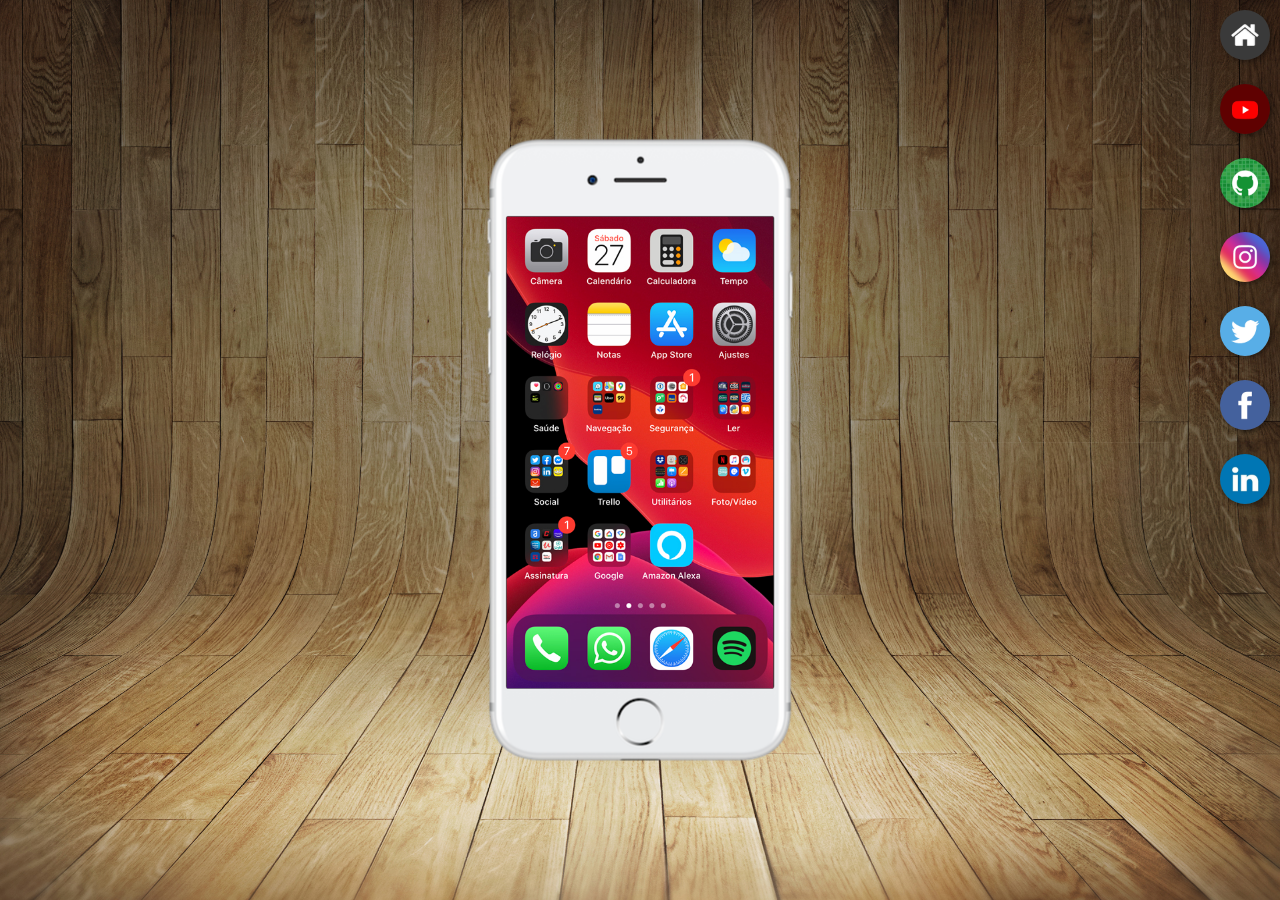
<file: index.html>
<!DOCTYPE html>
<html lang="pt-br">
<head>
    <meta charset="UTF-8">
    <meta http-equiv="X-UA-Compatible" content="IE=edge">
    <meta name="viewport" content="width=device-width, initial-scale=1.0">
    <link rel="shortcut icon" href="favicon.ico" type="image/x-icon">
    <link rel="stylesheet" href="estilos/style.css">
    <title>Projeto Redes Sociais</title>
</head>
<body>
    <main>
        <section id="telefone">
            <iframe src="home.html" name="tela" id="tela" frameborder="0">
                Seu navegador não é compatível com isso.
            </iframe>
        </section>
        <section id="redes-sociais">
            <a href="home.html" target="tela"><img src="imagens/logo-home.jpg" alt="Home"></a><br>
            <a href="youtube.html" target="tela"><img src="imagens/logo-youtube.jpg" alt="YouTube"></a><br>
            <a href="github.html" target="tela"><img src="imagens/logo-github.jpg" alt="GitHub"></a><br>
            <a href="instagram.html" target="tela"><img src="imagens/logo-instagram.jpg" alt="Instagram"></a><br>
            <a href="twitter.html" target="tela"><img src="imagens/logo-twitter.jpg" alt="Twitter"></a><br>
            <a href="facebook.html" target="tela"><img src="imagens/logo-facebook.jpg" alt="Facebook"></a><br>
            <a href="linkedin.html" target="tela"><img src="imagens/logo-linkedin.jpg" alt="Linkedin"></a>
        </section>
    </main>
</body>
</html>
</file>
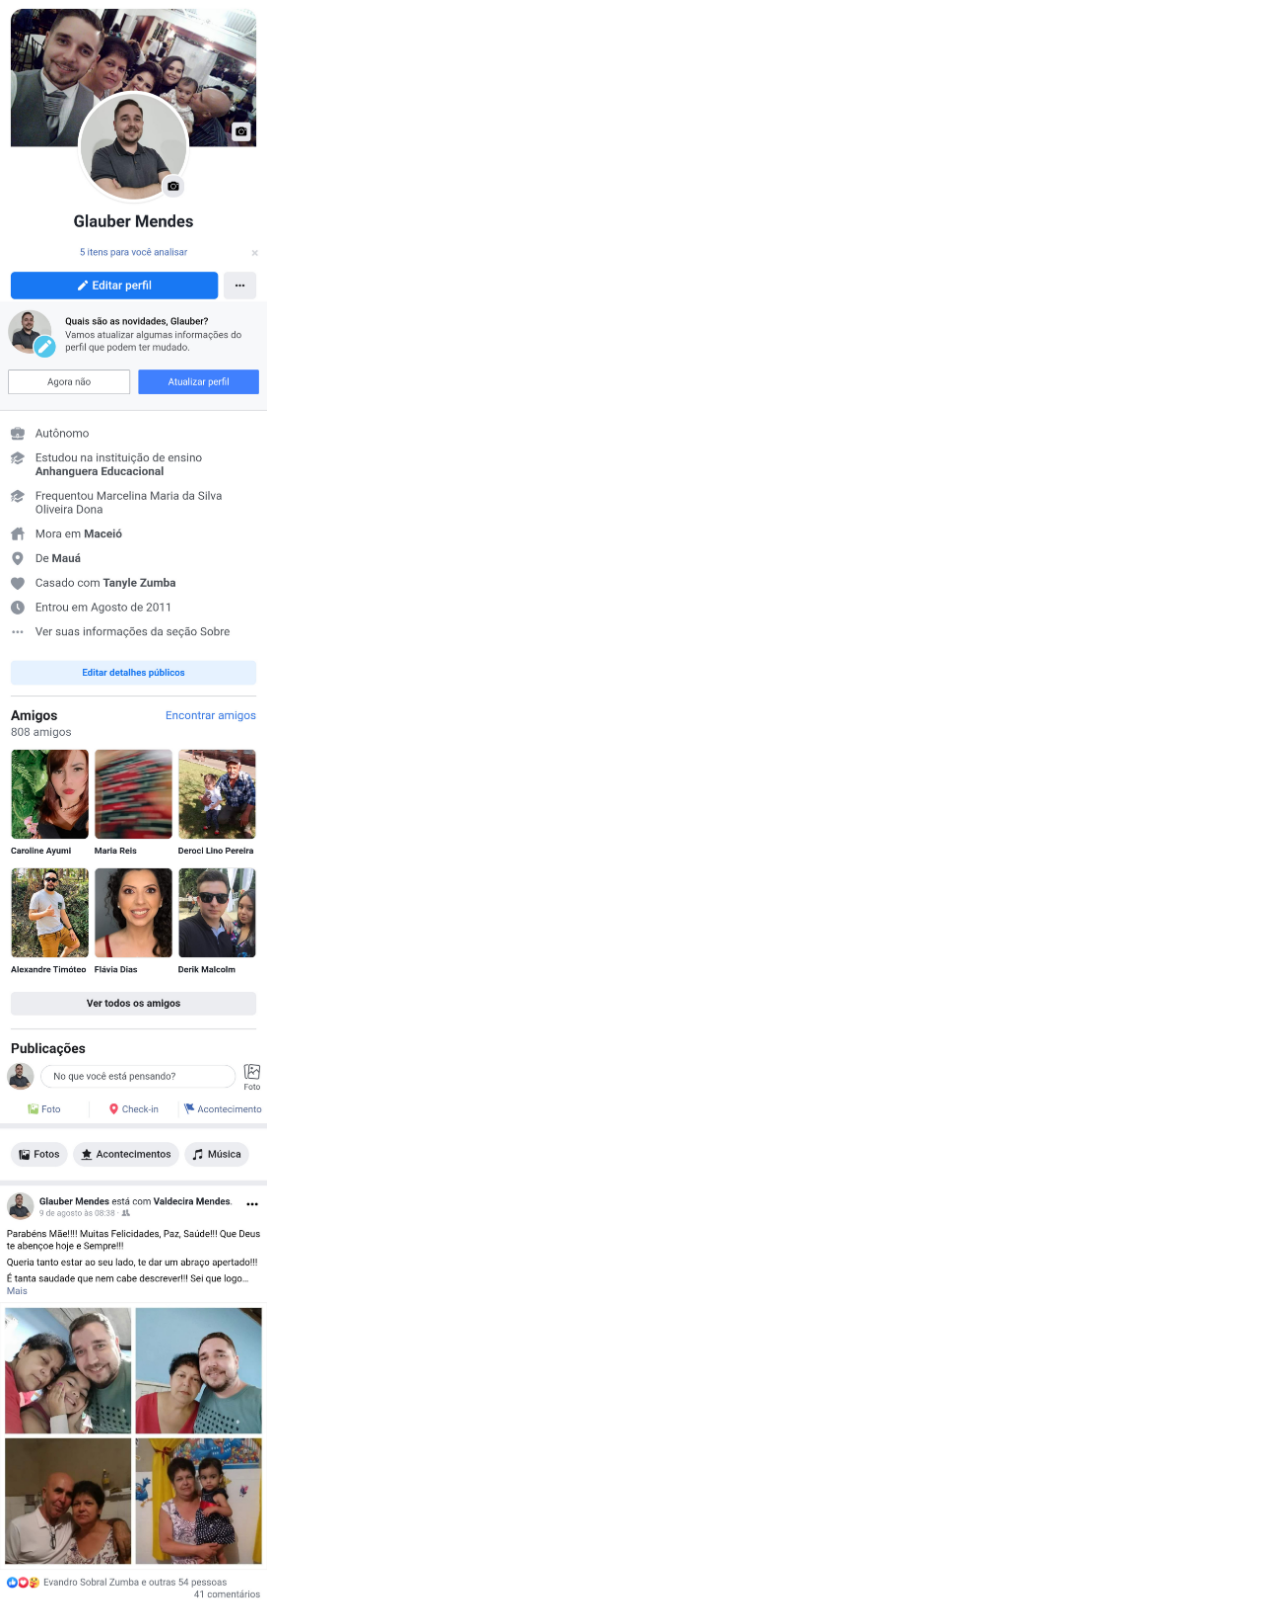
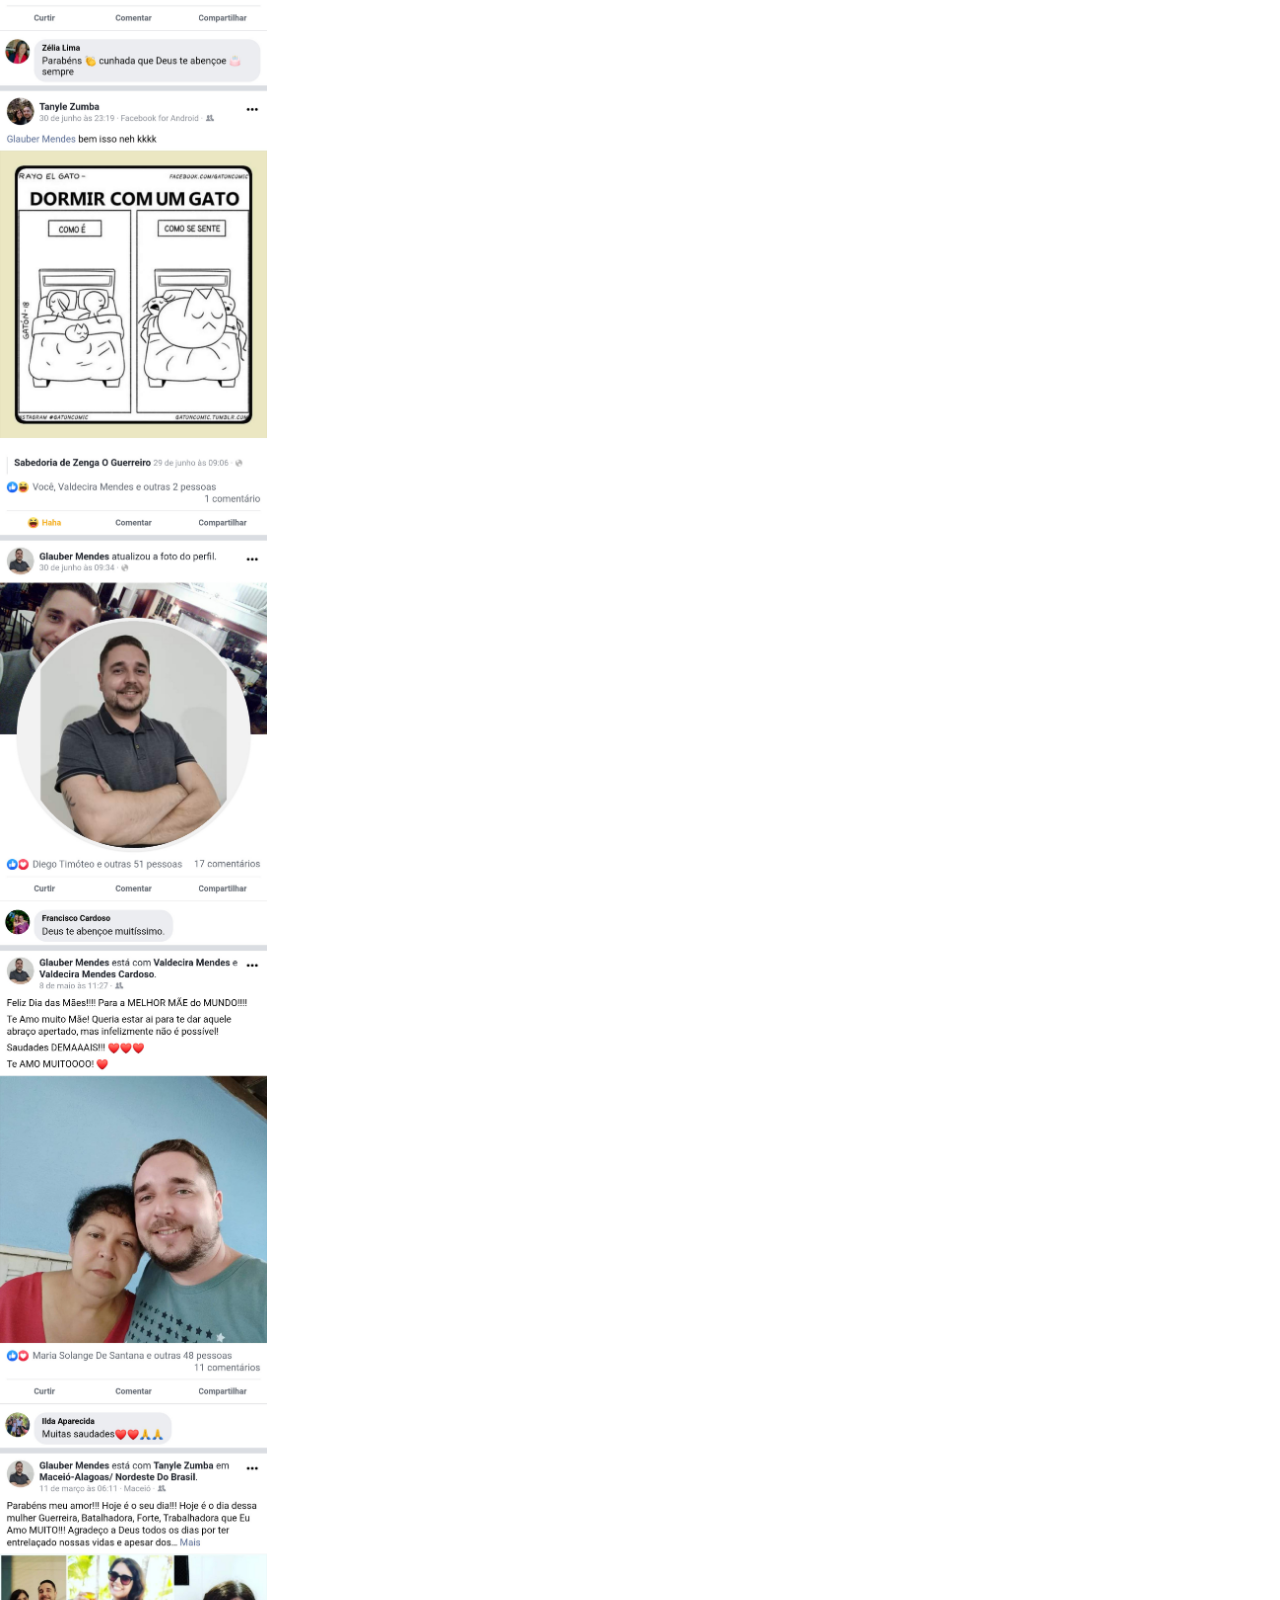
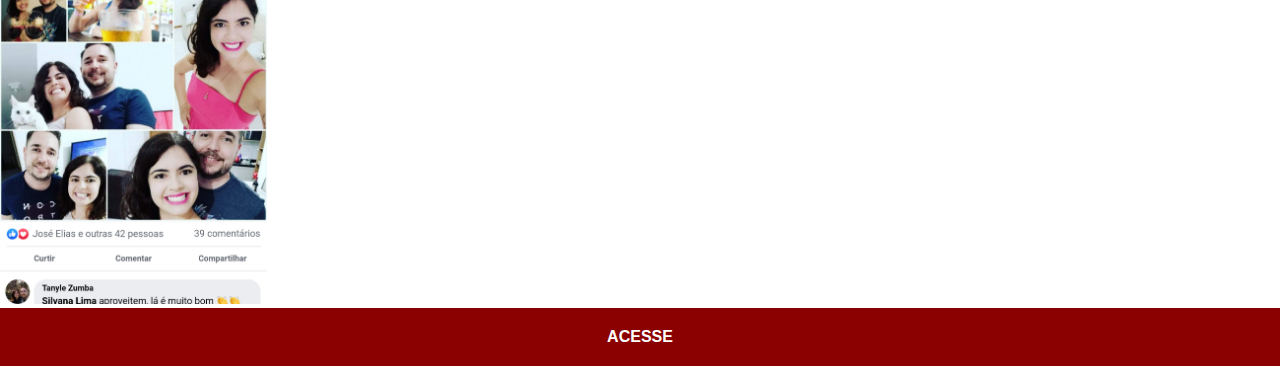
<file: facebook.html>
<!DOCTYPE html>
<html lang="pt-br">
<head>
    <meta charset="UTF-8">
    <meta http-equiv="X-UA-Compatible" content="IE=edge">
    <meta name="viewport" content="width=device-width, initial-scale=1.0">
    <link rel="stylesheet" href="estilos/social.css">
    <title>Facebook</title>
</head>
<body>
    <img src="imagens/tela-facebook-glauber.jpg" alt="Facebook">
    <a href="https://www.facebook.com/glauber.mendes.796/" target="_blank">ACESSE</a>
</body>
</html>
</file>
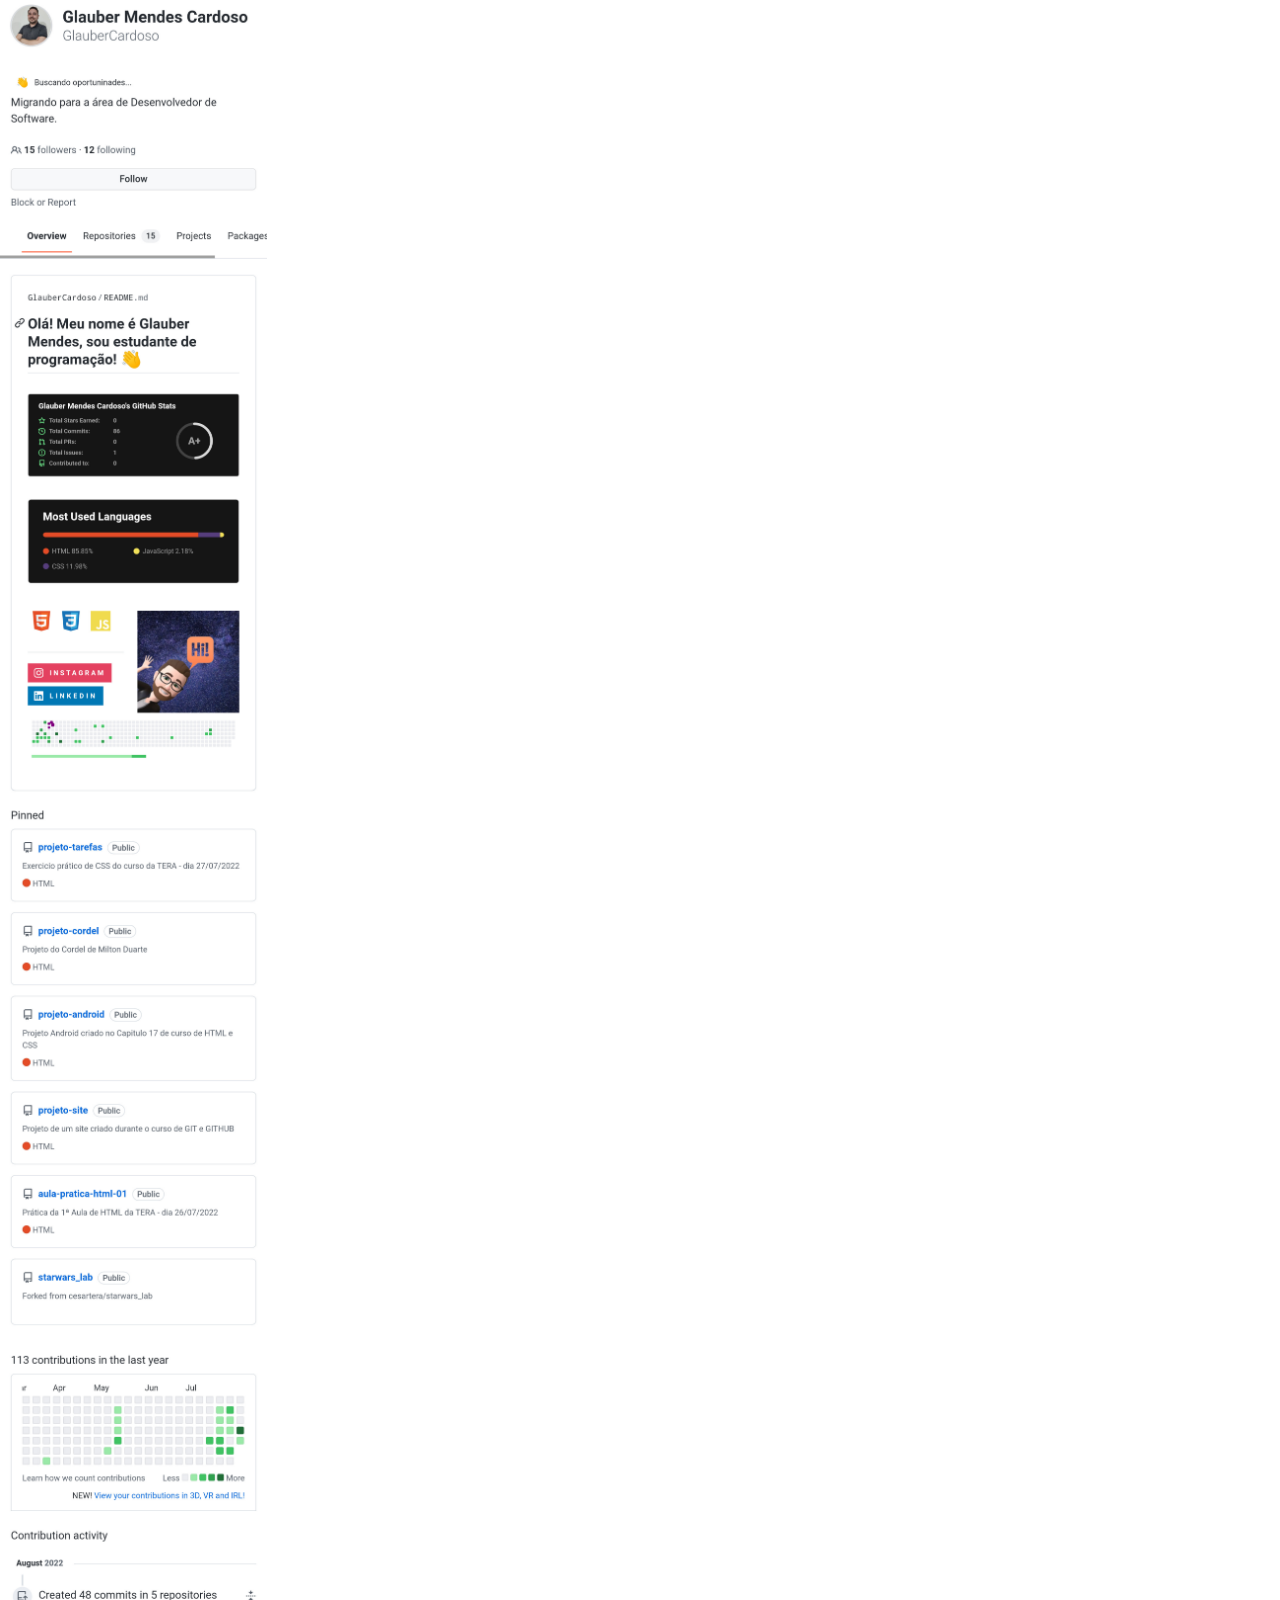
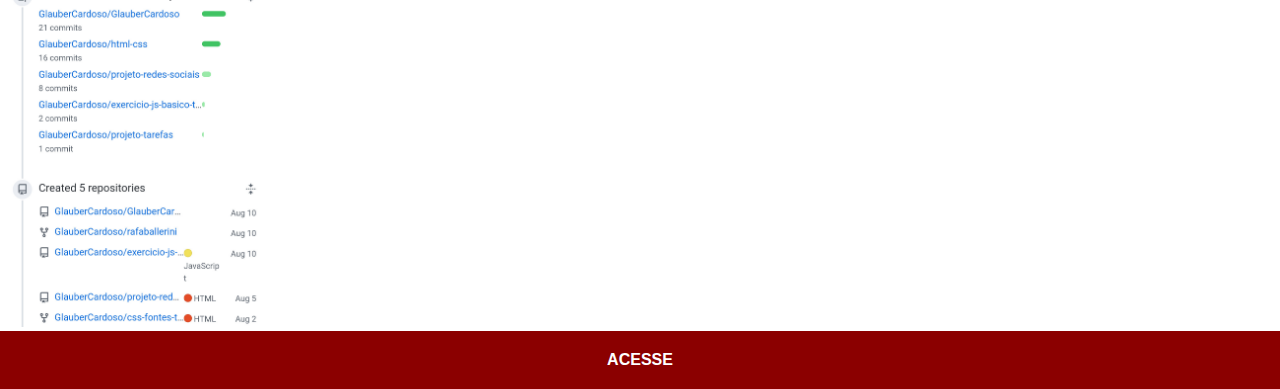
<file: github.html>
<!DOCTYPE html>
<html lang="pt-br">
<head>
    <meta charset="UTF-8">
    <meta http-equiv="X-UA-Compatible" content="IE=edge">
    <meta name="viewport" content="width=device-width, initial-scale=1.0">
    <link rel="stylesheet" href="estilos/social.css">
    <title>GitHub</title>
</head>
<body>
    <img src="imagens/tela-github-glauber.jpg" alt="GitHub">
    <a href="https://github.com/GlauberCardoso" target="_blank">ACESSE</a>
</body>
</html>
</file>
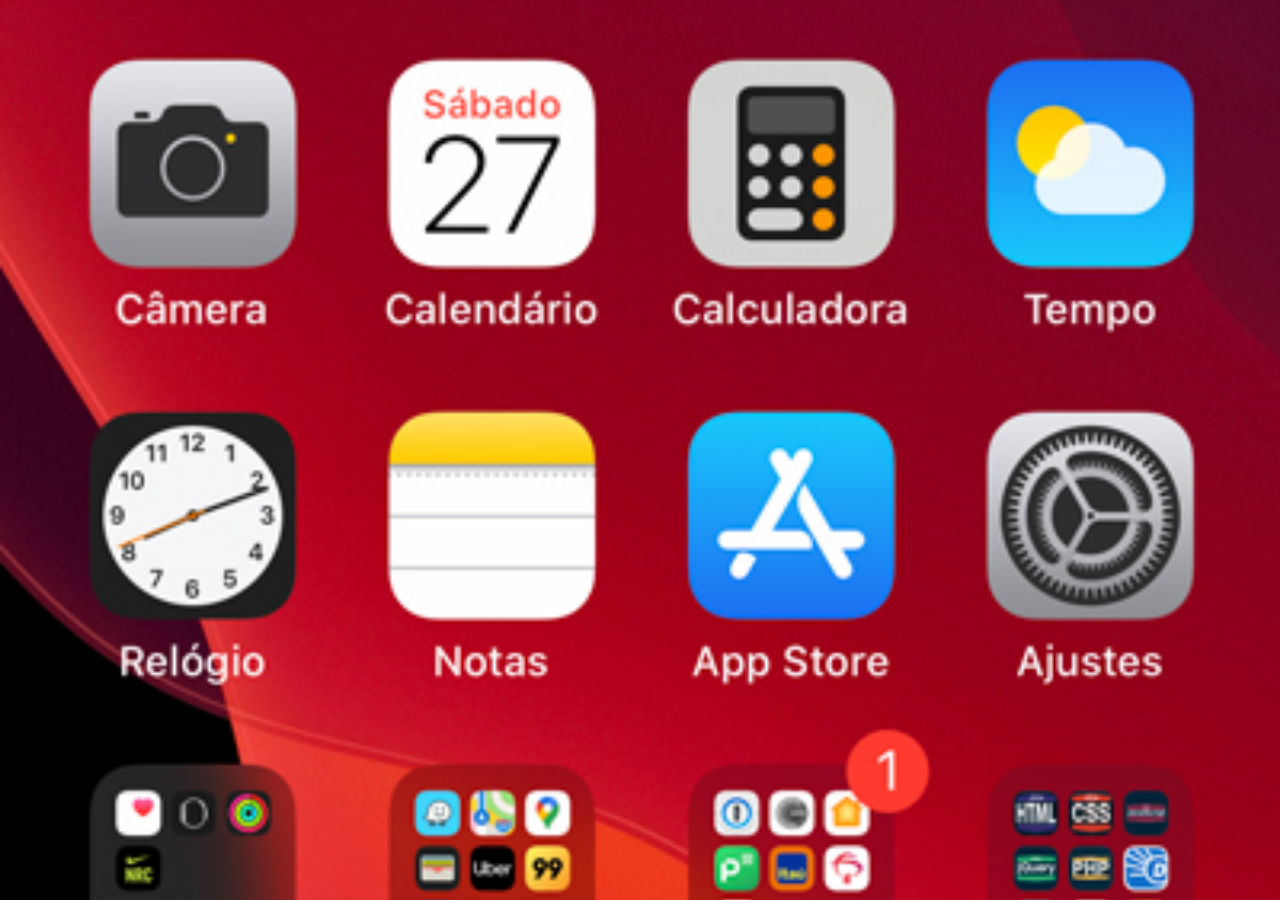
<file: home.html>
<!DOCTYPE html>
<html lang="pt-br">
<head>
    <meta charset="UTF-8">
    <meta http-equiv="X-UA-Compatible" content="IE=edge">
    <meta name="viewport" content="width=device-width, initial-scale=1.0">
    <title>Home</title>
</head>
<style>
    *{
        margin: 0px;
        padding: 0px;
    }

    body {
        width: 100vw;
        height: 100vh;
        background: black url('imagens/tela-home.jpg') no-repeat top center;
        background-size: cover;
    }
</style>
<body>
    
</body>
</html>
</file>
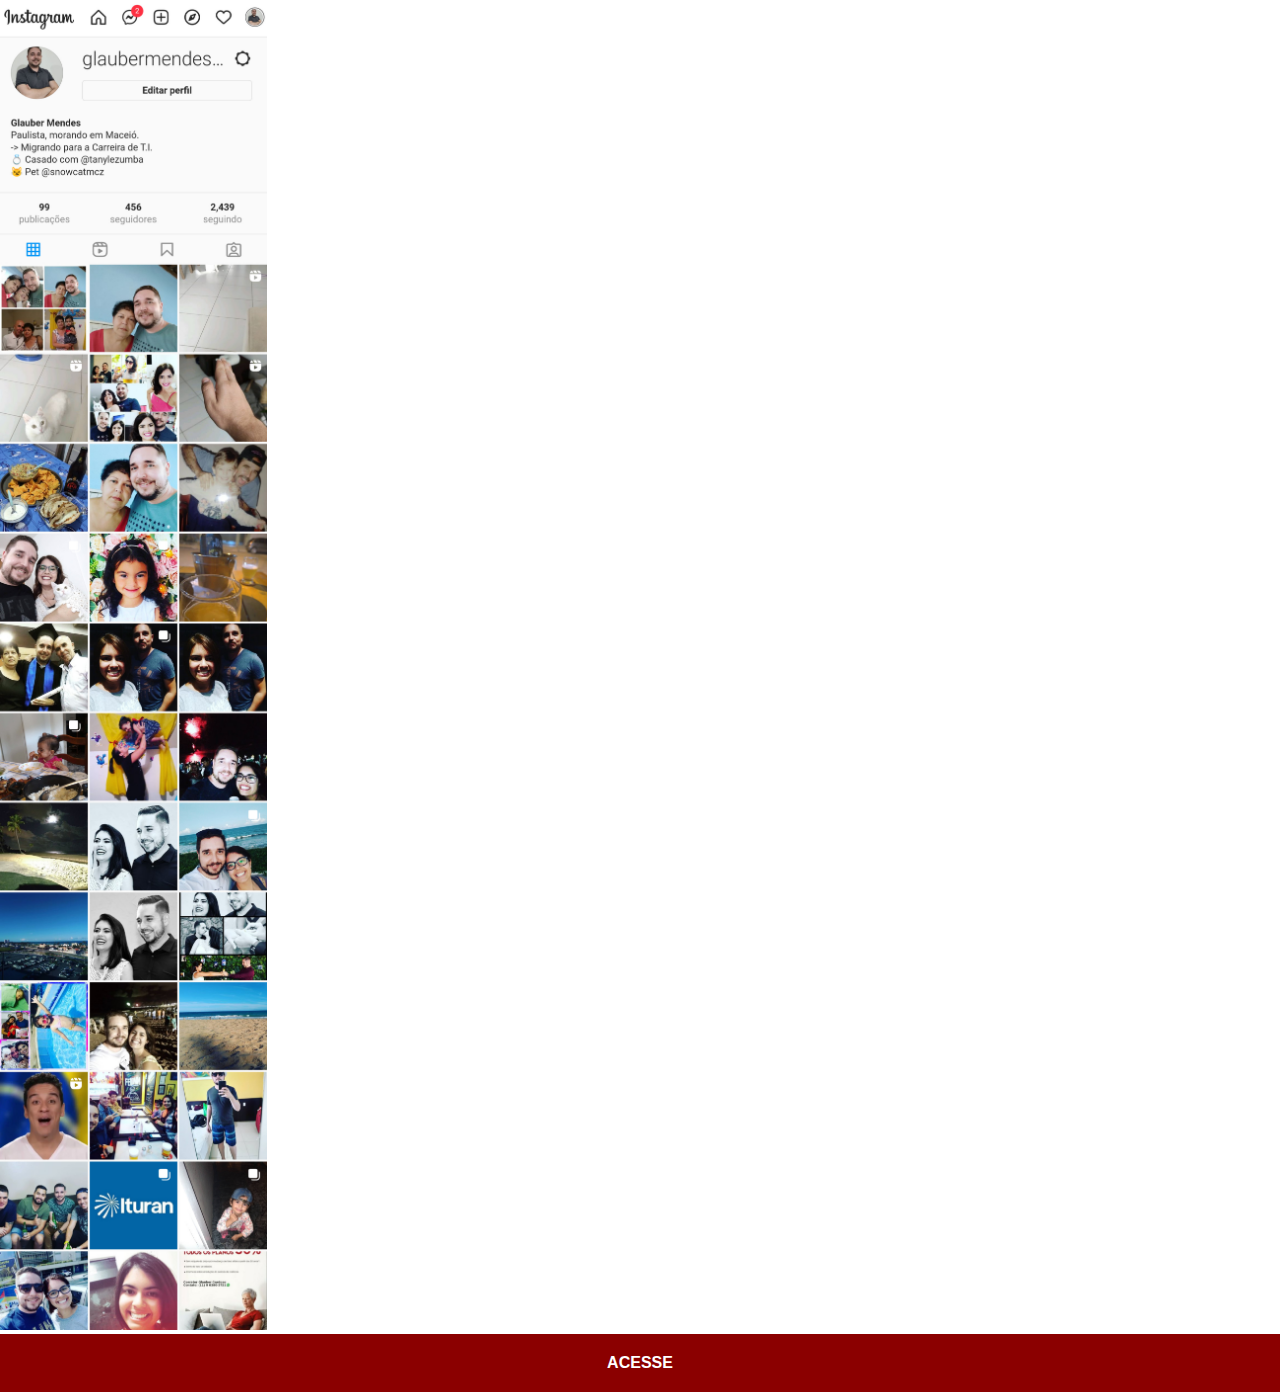
<file: instagram.html>
<!DOCTYPE html>
<html lang="pt-br">
<head>
    <meta charset="UTF-8">
    <meta http-equiv="X-UA-Compatible" content="IE=edge">
    <meta name="viewport" content="width=device-width, initial-scale=1.0">
    <link rel="stylesheet" href="estilos/social.css">
    <title>Instagram</title>
</head>
<body>
    <img src="imagens/tela-instagram-glauber.jpg" alt="Instagram">
    <a href="https://www.instagram.com/glaubermendescardoso/" target="_blank">ACESSE</a>
</body>
</html>
</file>
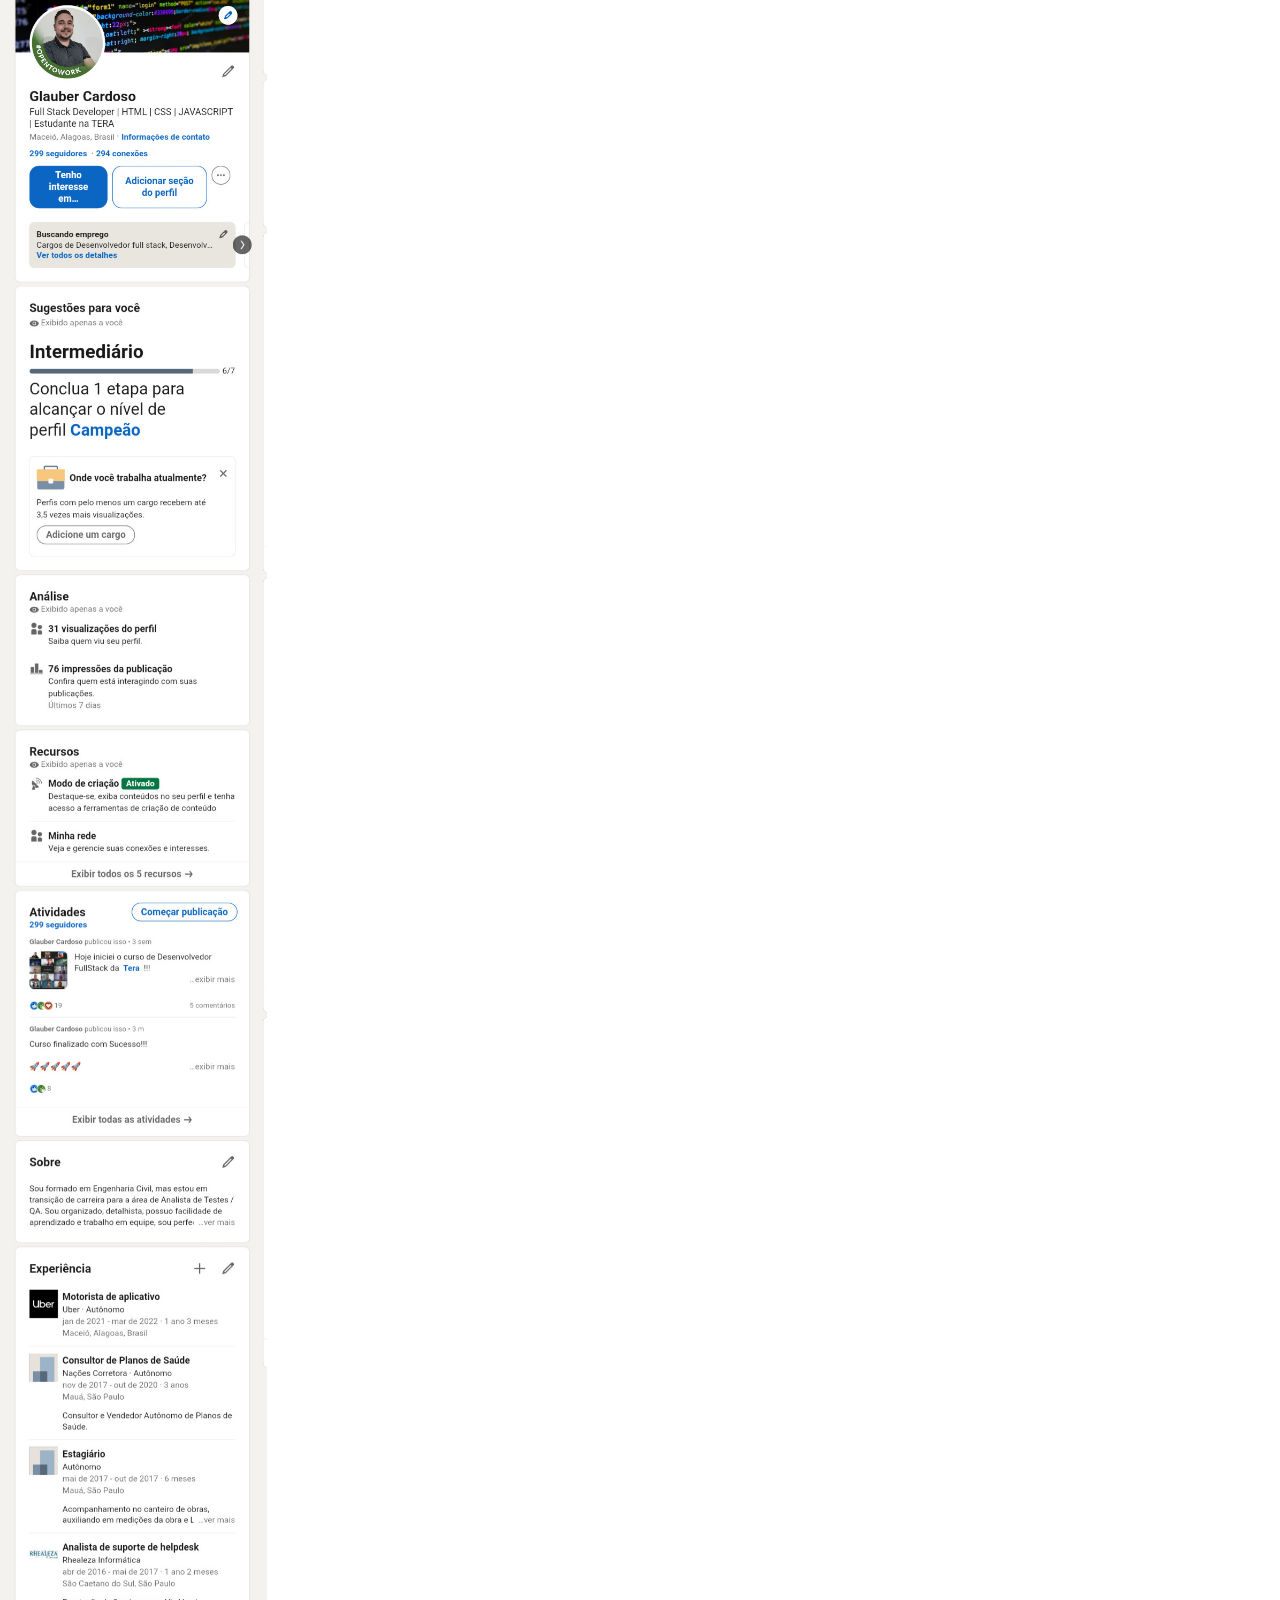
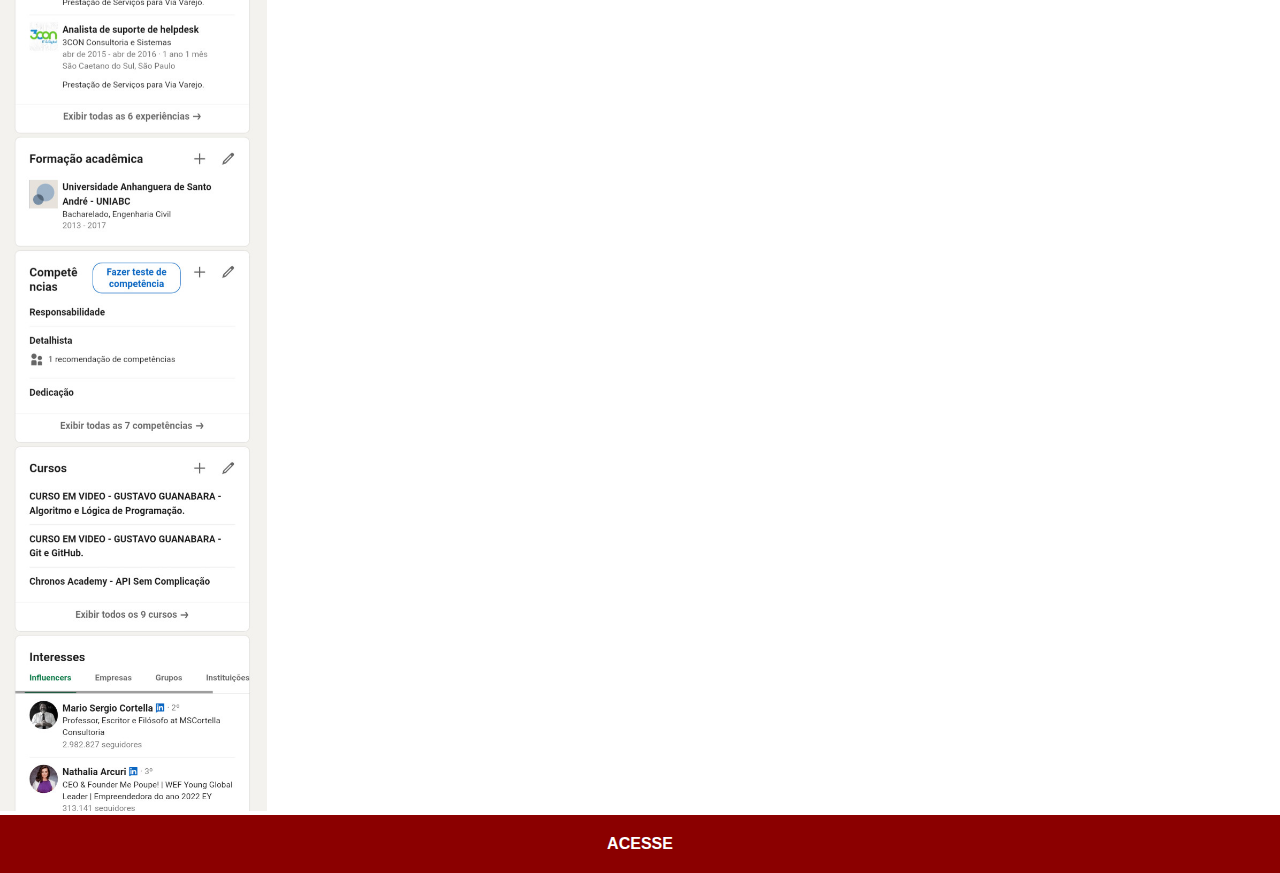
<file: linkedin.html>
<!DOCTYPE html>
<html lang="pt-br">
<head>
    <meta charset="UTF-8">
    <meta http-equiv="X-UA-Compatible" content="IE=edge">
    <meta name="viewport" content="width=device-width, initial-scale=1.0">
    <link rel="stylesheet" href="estilos/social.css">
    <title>Linkedin</title>
</head>
<body>
    <img width="300" src="imagens/tela-linkedin.jpg" alt="Linkedin">
    <a href="https://www.linkedin.com/in/glauber-cardoso" target="_blank">ACESSE</a>
</body>
</html>
</file>
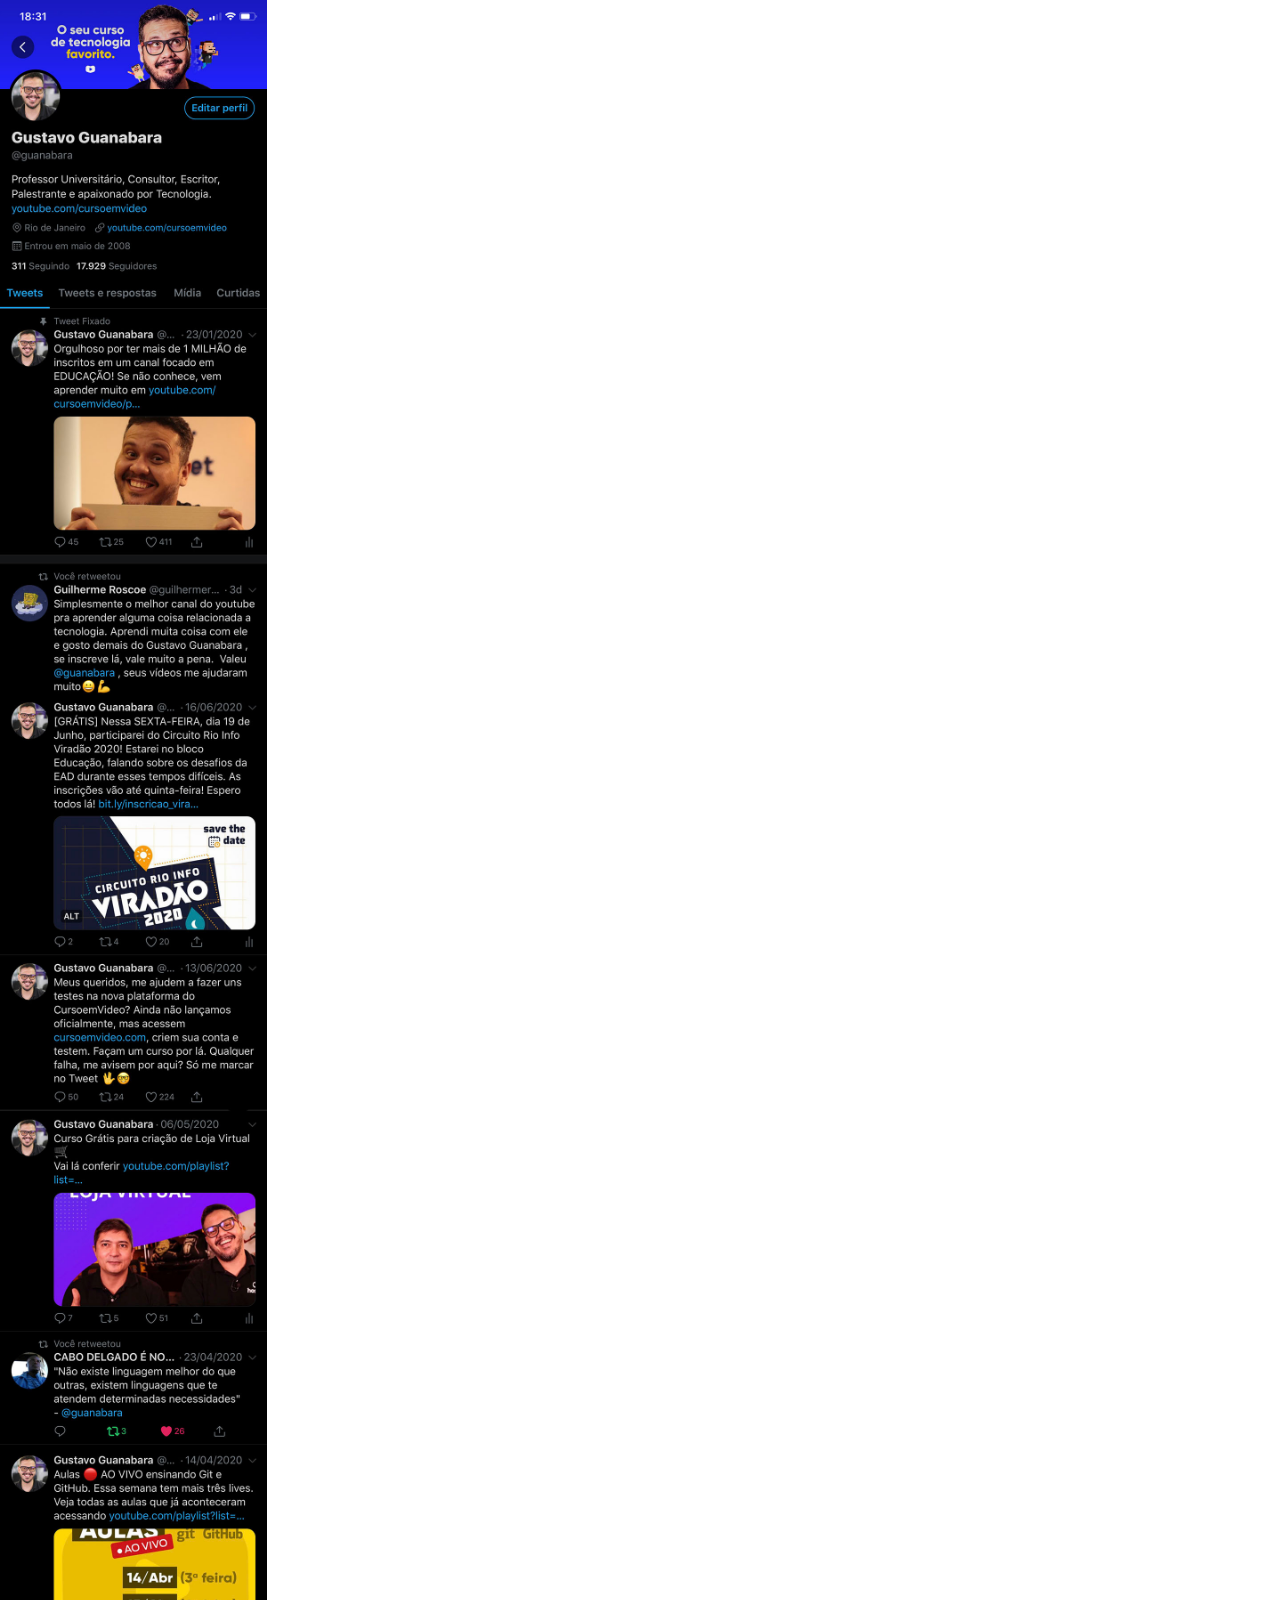
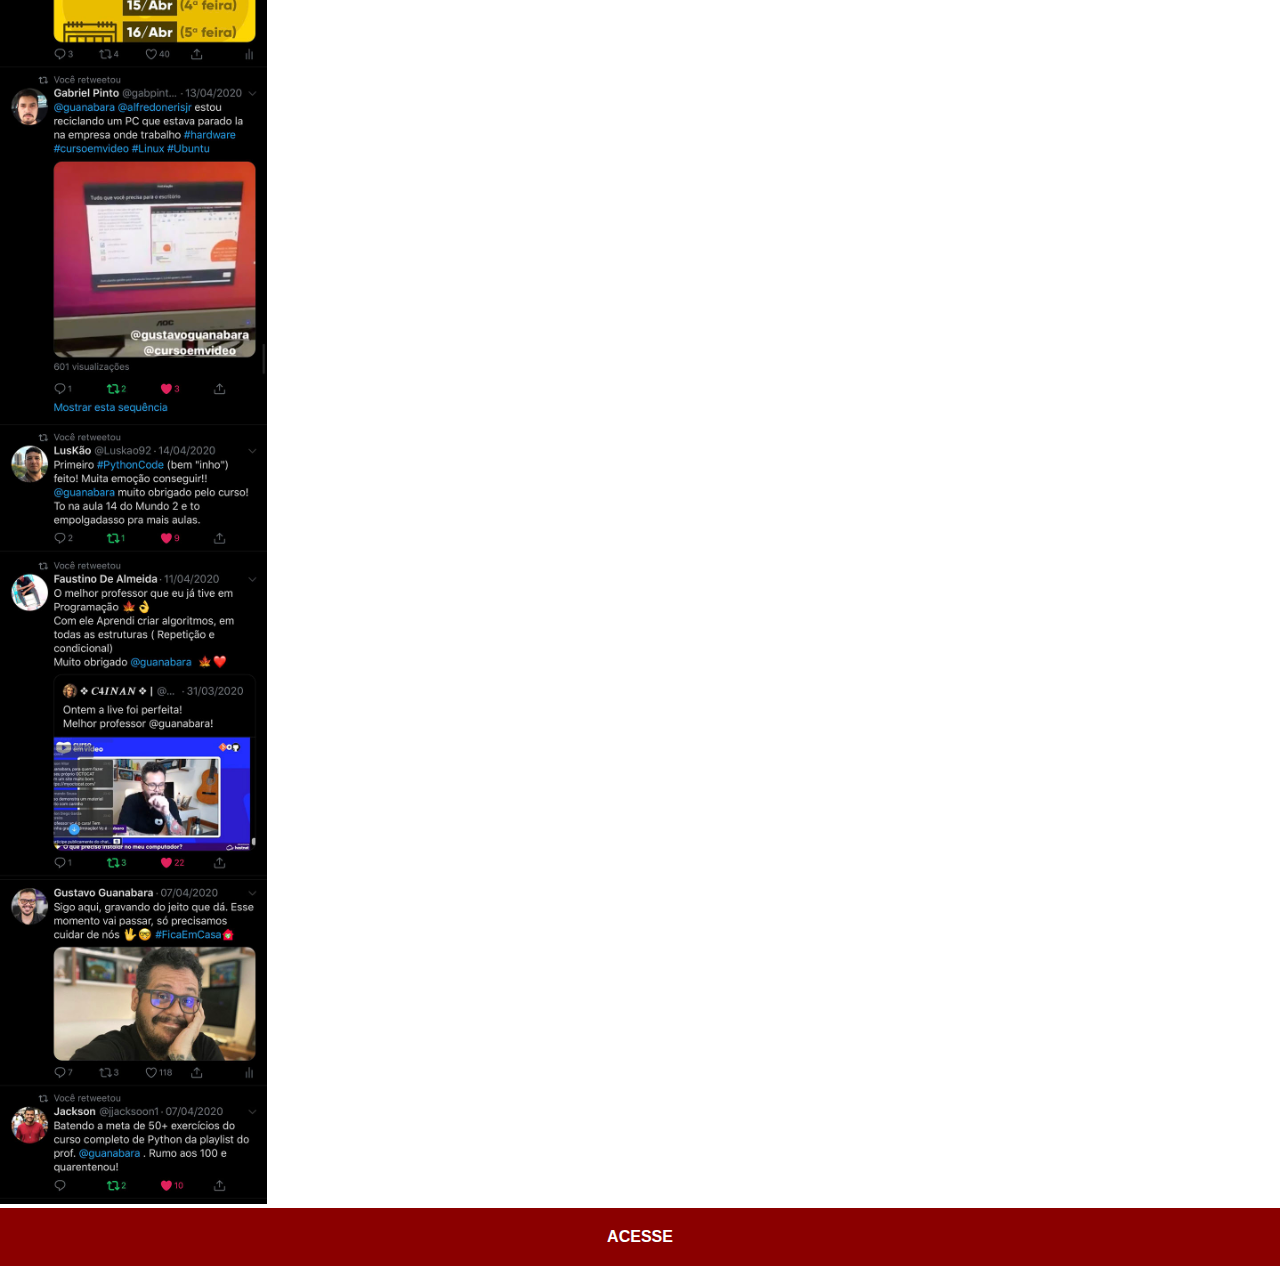
<file: twitter.html>
<!DOCTYPE html>
<html lang="pt-br">
<head>
    <meta charset="UTF-8">
    <meta http-equiv="X-UA-Compatible" content="IE=edge">
    <meta name="viewport" content="width=device-width, initial-scale=1.0">
    <link rel="stylesheet" href="estilos/social.css">
    <title>Twitter</title>
</head>
<body>
    <img src="imagens/tela-twitter.jpg" alt="Twitter">
    <a href="https://twitter.com/guanabara" target="_blank">ACESSE</a>
</body>
</html>
</file>
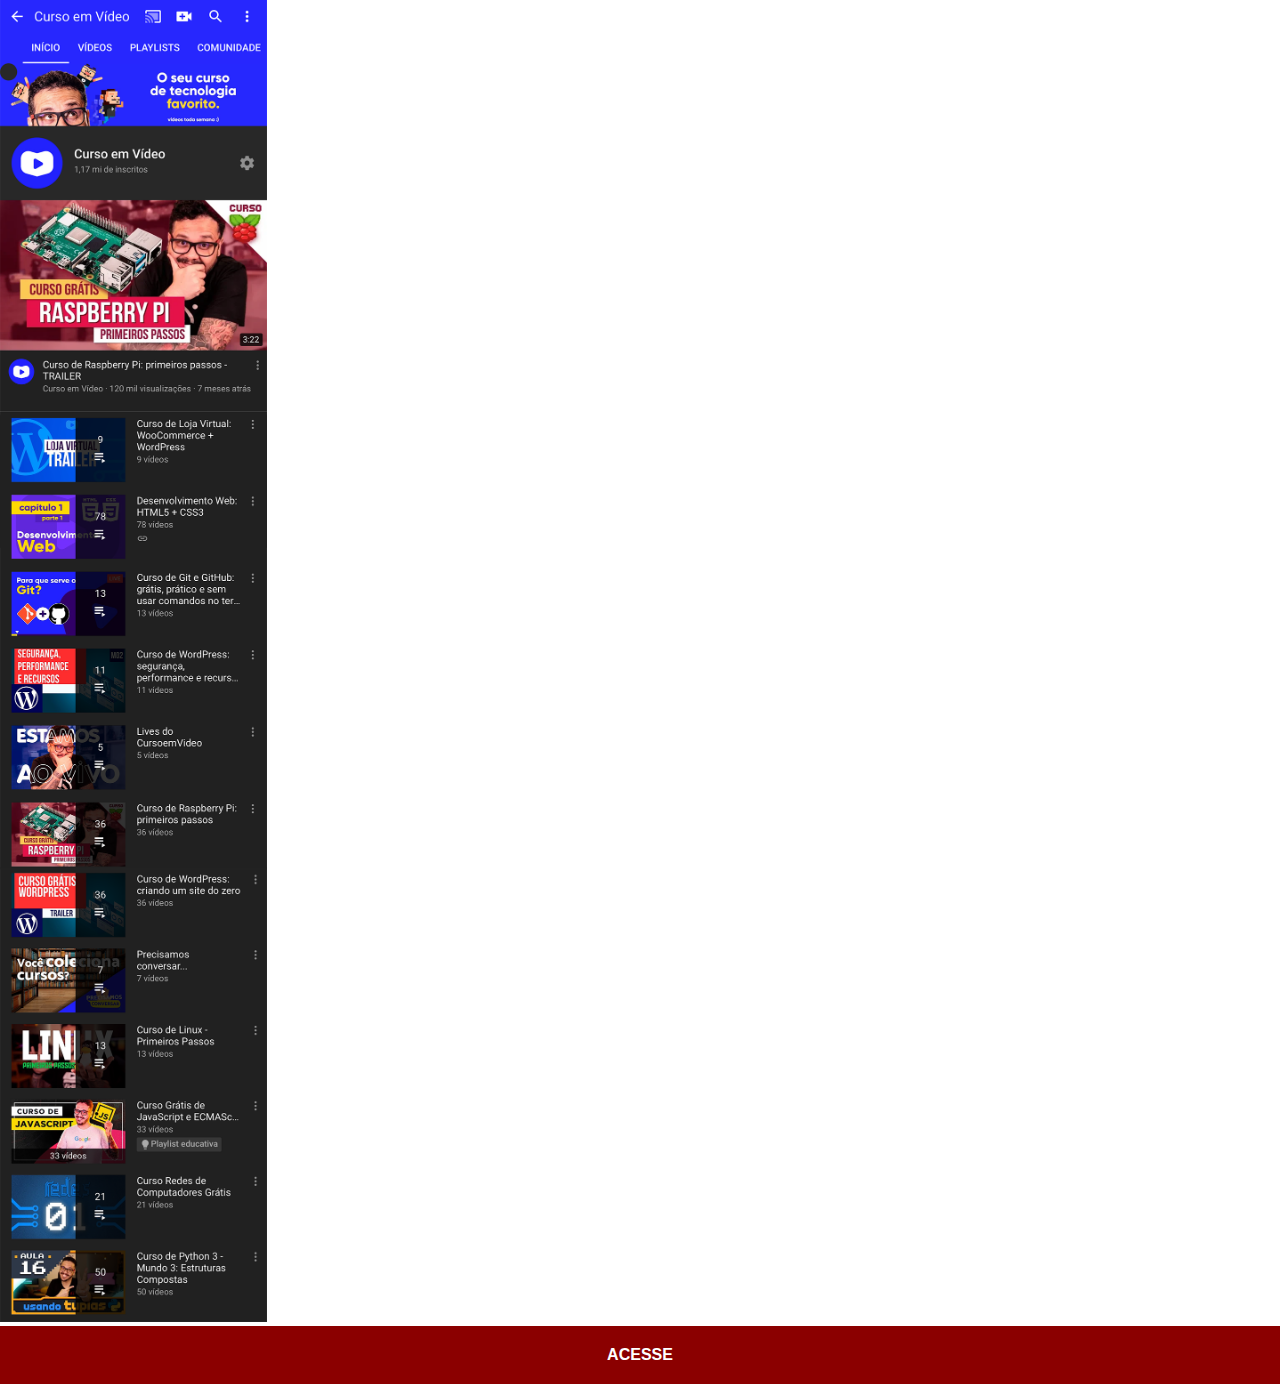
<file: youtube.html>
<!DOCTYPE html>
<html lang="pt-br">
<head>
    <meta charset="UTF-8">
    <meta http-equiv="X-UA-Compatible" content="IE=edge">
    <meta name="viewport" content="width=device-width, initial-scale=1.0">
    <link rel="stylesheet" href="estilos/social.css">
    <title>YouTube</title>
</head>
<body>
    <img src="imagens/tela-youtube.png" alt="YouTube">
    <a href="https://www.youtube.com/c/CursoemV%C3%ADdeo/playlists" target="_blank">ACESSE</a>
</body>
</html>
</file>
<file: estilos/style.css>
@charset "UTF-8";

::-webkit-scrollbar {
    width: 0px;
    height: 0px;
}

* {
    margin: 0px;
    padding: 0px;
    font-family: Arial, Helvetica, sans-serif;
}

html, body {
    height: 100vh;
    width: 100vw;
    background-color: black;
}

body {
    background: url('../imagens/fundo-madeira.jpg') no-repeat top center;
    background-size: cover;
    background-attachment: fixed;
}

main {
    position: relative;
    height: 100vh;
}

section#telefone {
    position: absolute;
    top: 50%;
    left: 50%;
    transform: translate(-50%, -50%);

    height: 627px;
    width: 311px;
    background: url('../imagens/frame-iphone.png') no-repeat;
}

iframe#tela {
    position: relative;
    top: 80px;
    left: 22px;
    width: 267px;
    height: 472px;
}

section#redes-sociais {
    text-align: end;
}

section#redes-sociais img {
    width: 50px;
    margin: 10px;
    border-radius: 50%;
    box-shadow: 2px 2px 5px rgba(0, 0, 0, 0.400);
    box-sizing: border-box;
}

section#redes-sociais img:hover {
    border: 2px solid rgba(255, 255, 255, 0.411);
    transform: translate(-3px, -3px);
    box-shadow: 5px 5px 5px rgba(0, 0, 0, 0.582);
    transition: transform 0.4s, border .5s;
}
</file>
<file: estilos/social.css>
@charset "UTF-8";

* {
    margin: 0px;
    padding: 0px;
    font-family: Arial, Helvetica, sans-serif;
}

::-webkit-scrollbar {
    width: 0px;
    height: 0px;
}

img {
    width: 267px;
}

a {
    display: block;
    background-color: darkred;
    color: white;
    padding: 20px;
    text-align: center;
    text-decoration: none;
    font-weight: bolder;
}

a:hover {
    background-color: red;
}
</file>
